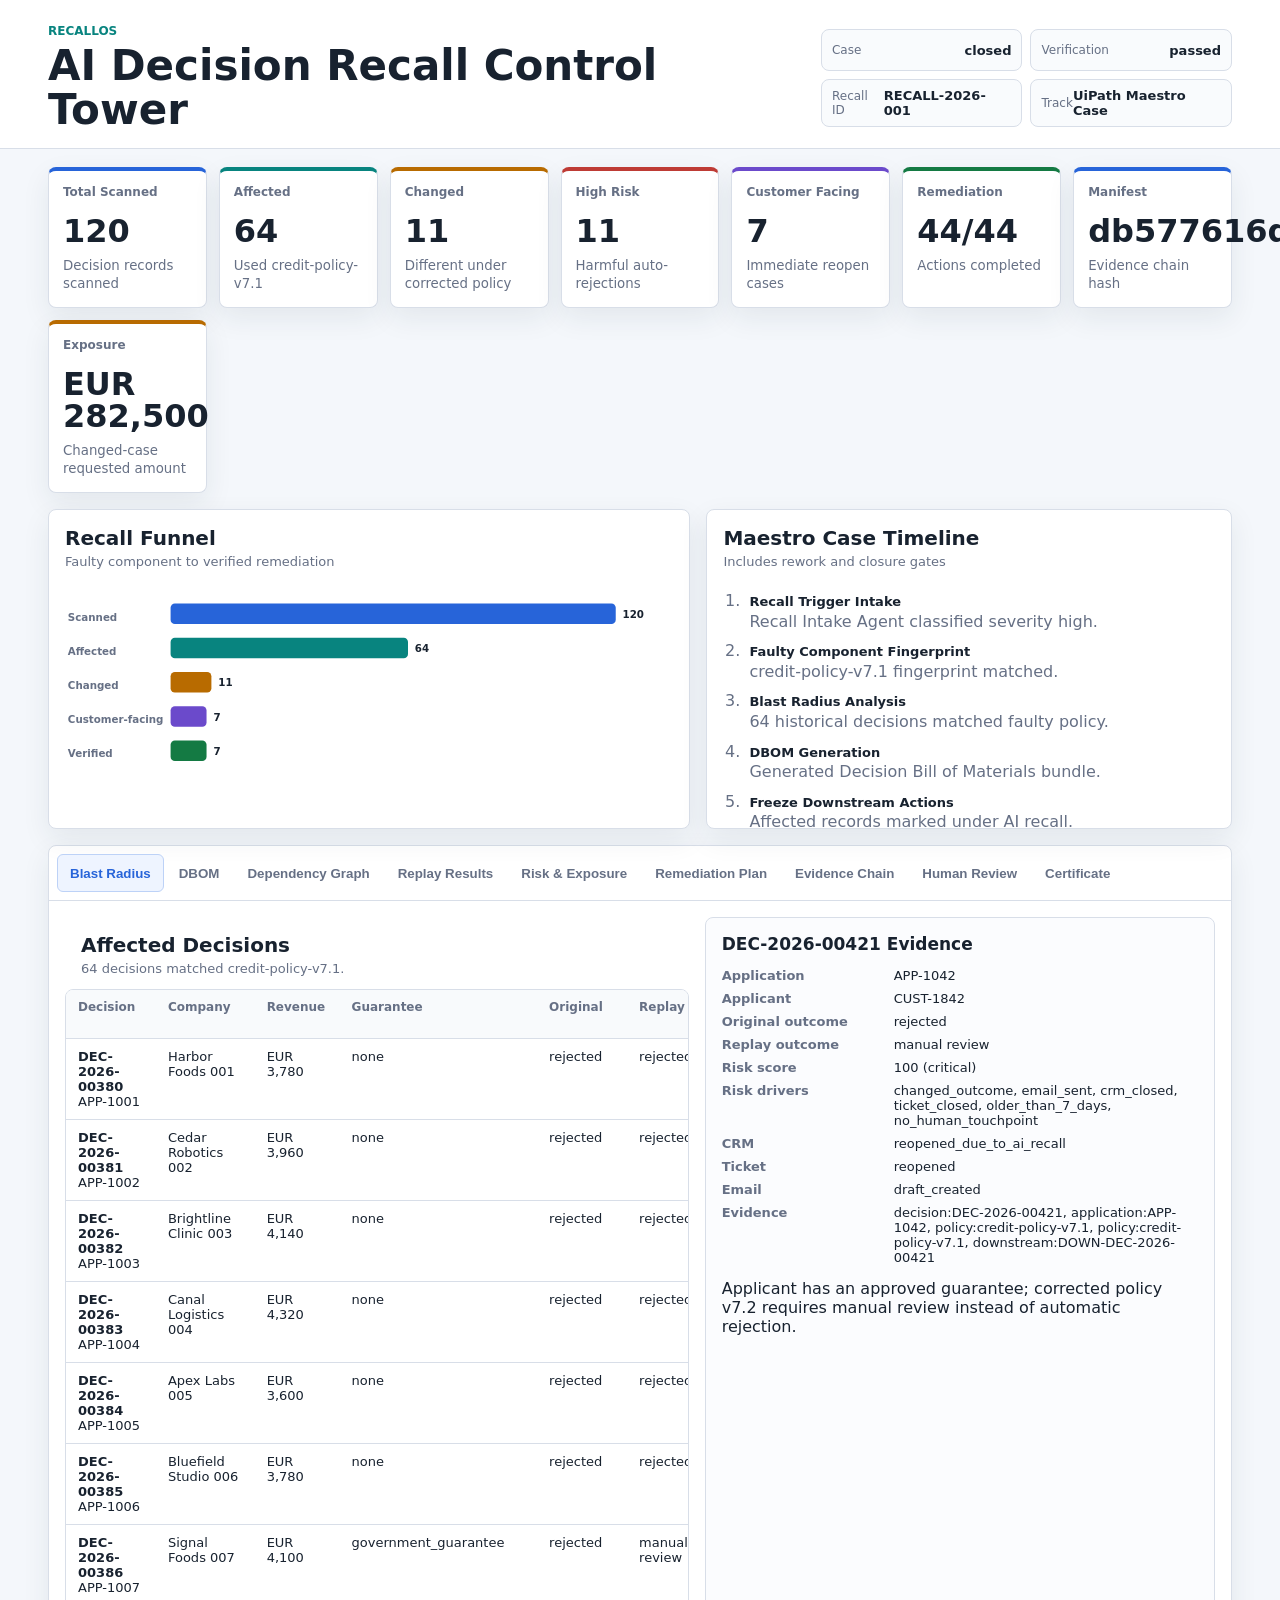
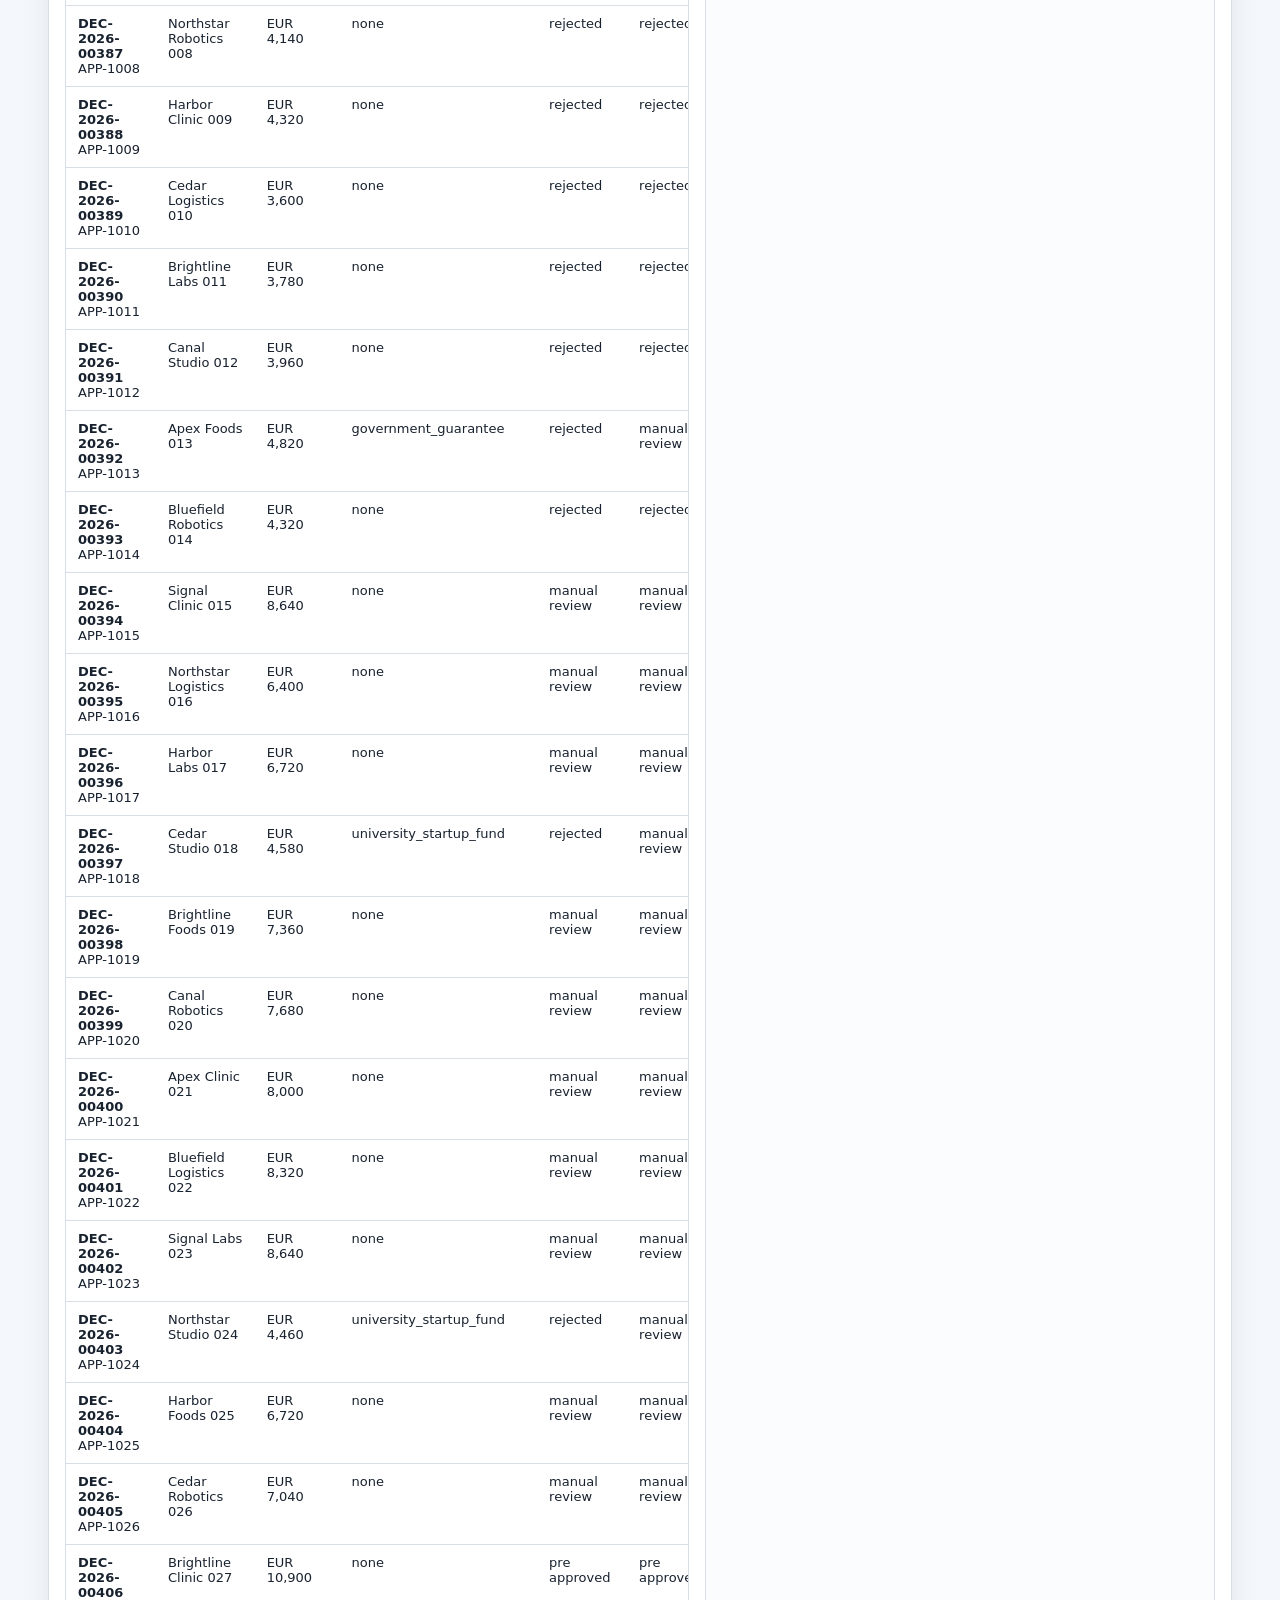
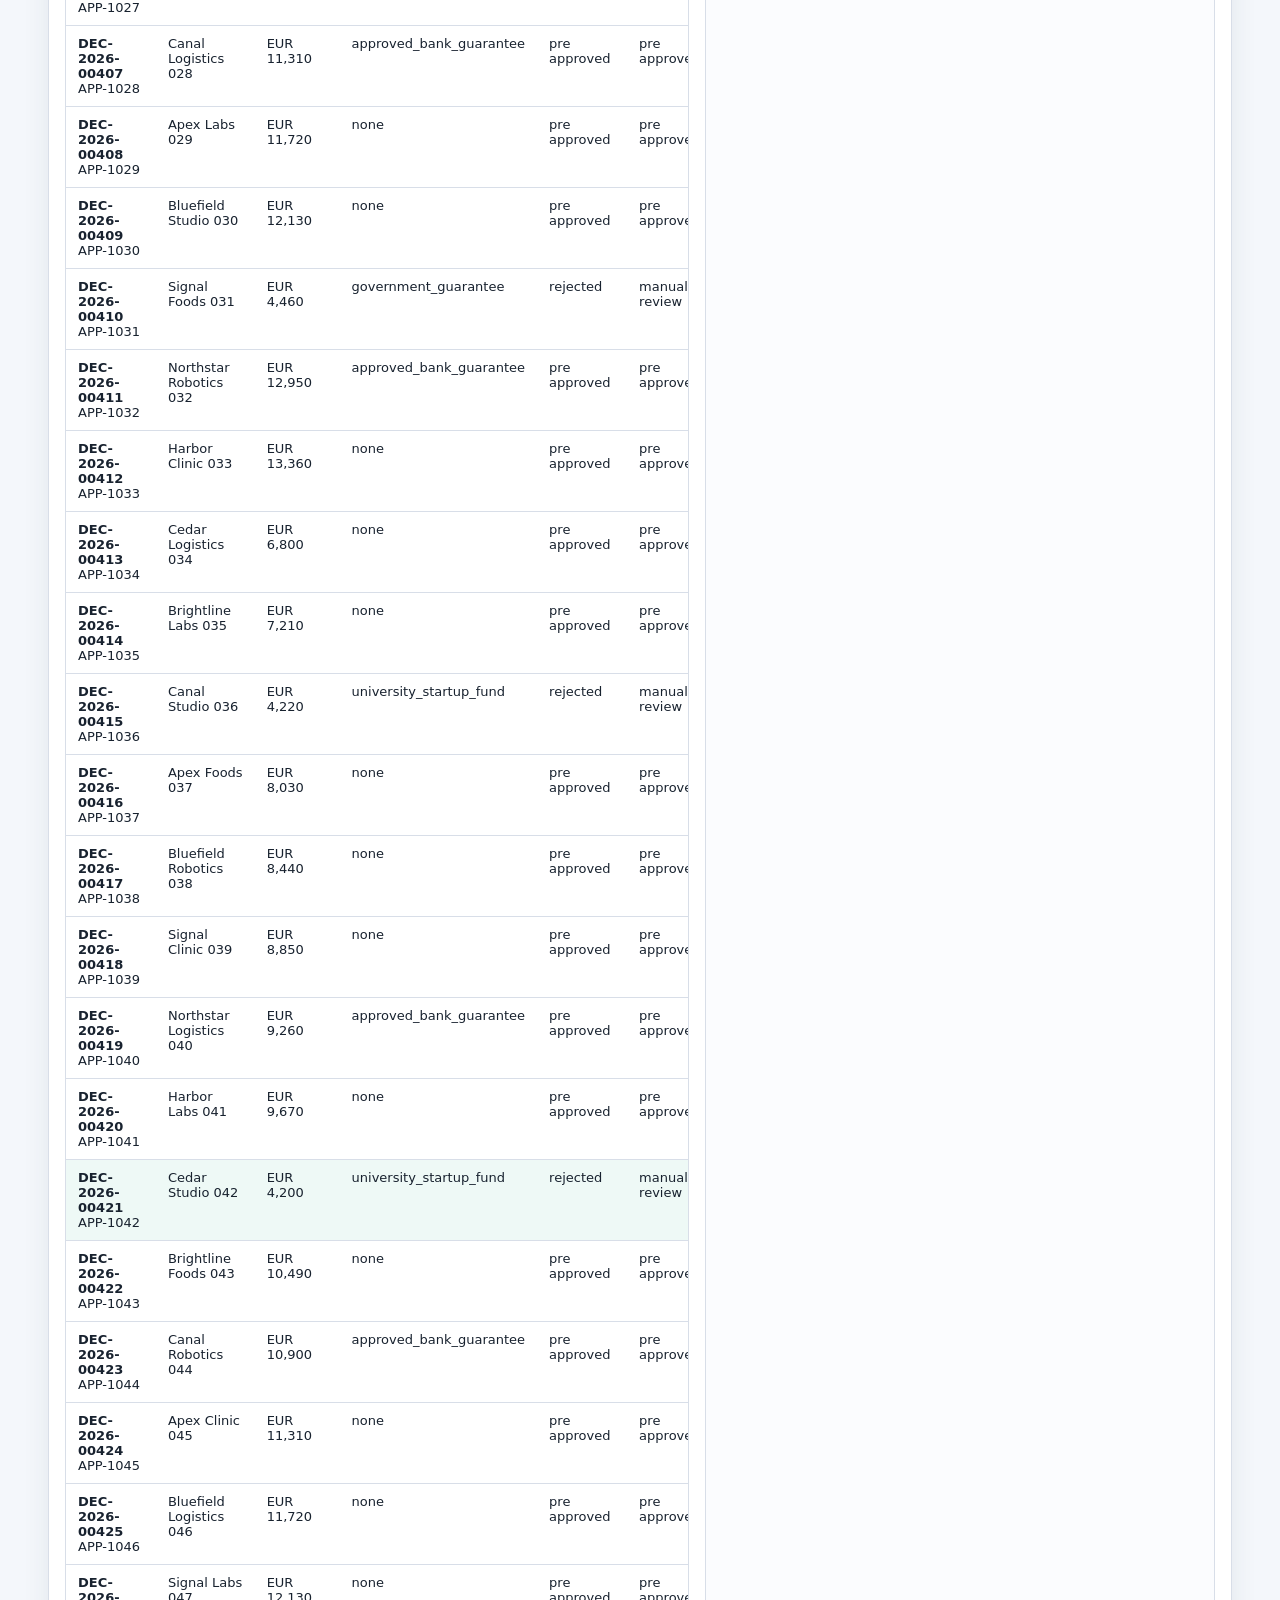
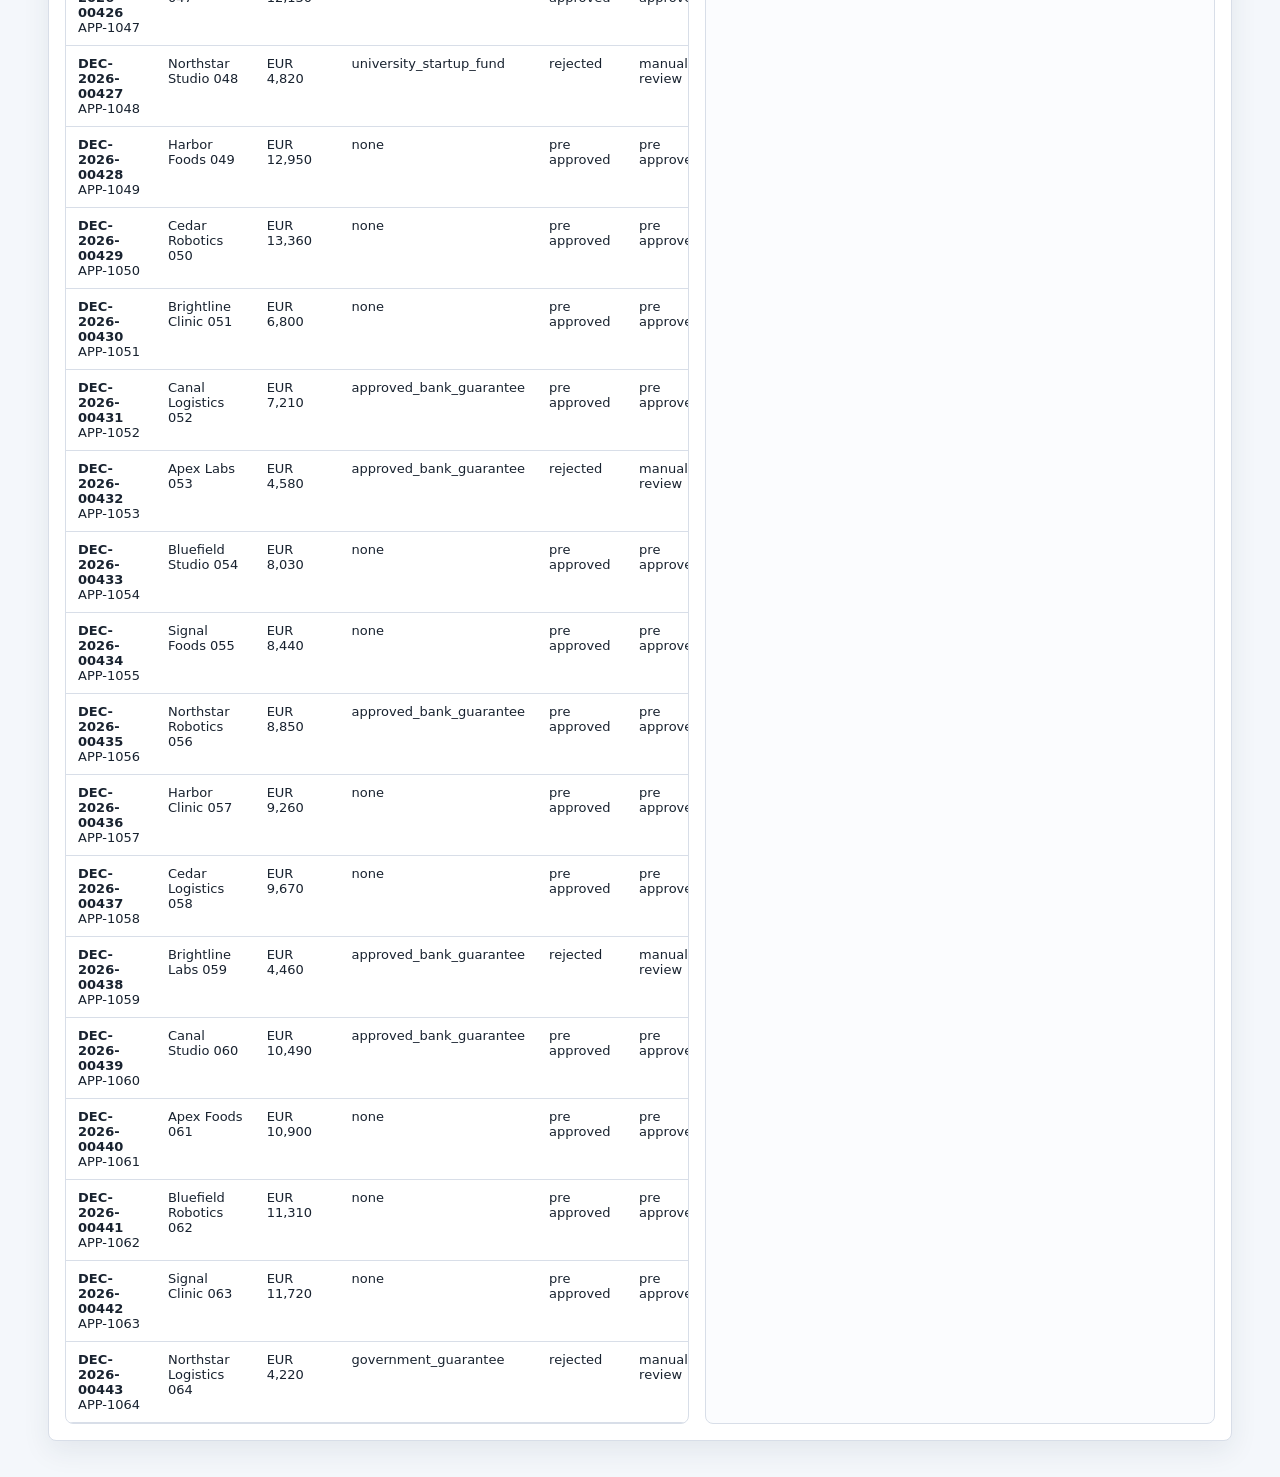
<file: app/index.html>
<!doctype html>
<html lang="en">
  <head>
    <meta charset="utf-8" />
    <meta name="viewport" content="width=device-width, initial-scale=1" />
    <title>RecallOS Control Tower</title>
    <link rel="stylesheet" href="./styles.css" />
  </head>
  <body>
    <header class="shell-header">
      <div>
        <p class="eyebrow">RecallOS</p>
        <h1>AI Decision Recall Control Tower</h1>
      </div>
      <div class="status-strip" id="status-strip"></div>
    </header>

    <main>
      <section class="metric-grid" id="metric-grid" aria-label="Recall metrics"></section>

      <section class="overview-band">
        <div class="chart-wrap">
          <div class="section-head">
            <h2>Recall Funnel</h2>
            <p>Faulty component to verified remediation</p>
          </div>
          <div id="funnel-chart" class="funnel-chart"></div>
        </div>
        <div class="timeline-wrap">
          <div class="section-head">
            <h2>Maestro Case Timeline</h2>
            <p>Includes rework and closure gates</p>
          </div>
          <ol id="timeline" class="timeline"></ol>
        </div>
      </section>

      <section class="workspace">
        <nav class="tabs" id="tabs" aria-label="Recall views"></nav>
        <section id="view" class="view" aria-live="polite"></section>
      </section>
    </main>

    <script src="./data.js"></script>
    <script src="./app.js"></script>
  </body>
</html>
</file>
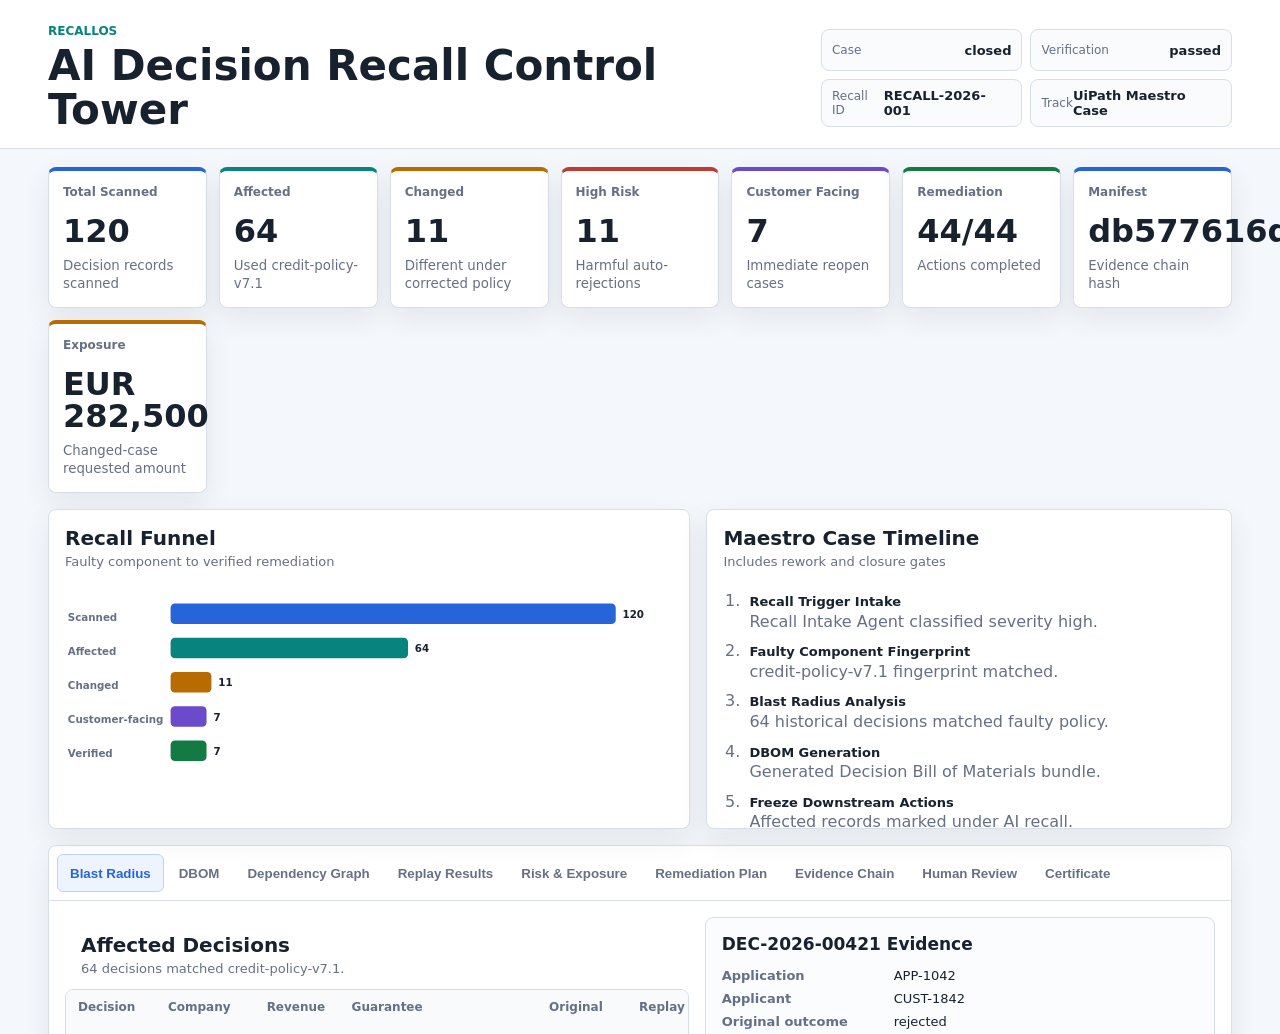
<file: docs/index.html>
<!doctype html>
<html lang="en">
  <head>
    <meta charset="utf-8">
    <meta name="viewport" content="width=device-width, initial-scale=1">
    <meta http-equiv="refresh" content="0; url=./control-tower/">
    <title>RecallOS Demo</title>
  </head>
  <body>
    <p><a href="./control-tower/">Open RecallOS Control Tower</a></p>
  </body>
</html>
</file>
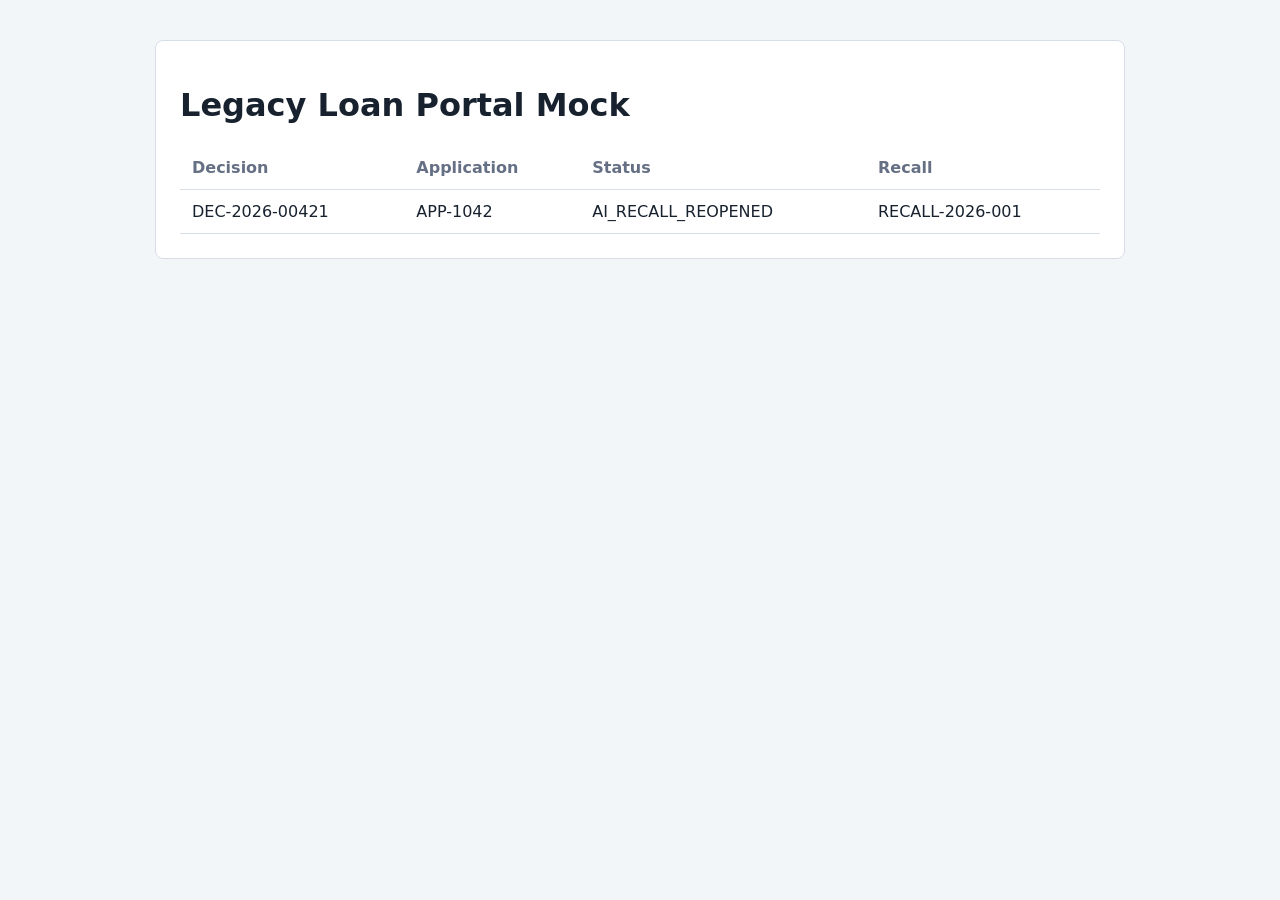
<file: robots/legacy-loan-portal/portal.html>
<!doctype html>
<html lang="en">
  <head>
    <meta charset="utf-8" />
    <meta name="viewport" content="width=device-width, initial-scale=1" />
    <title>Legacy Loan Portal Mock</title>
    <style>
      body {
        margin: 0;
        font-family: system-ui, sans-serif;
        background: #f3f6f9;
        color: #18222f;
      }
      main {
        max-width: 920px;
        margin: 40px auto;
        padding: 24px;
        background: #fff;
        border: 1px solid #d8dee8;
        border-radius: 8px;
      }
      table {
        width: 100%;
        border-collapse: collapse;
      }
      th,
      td {
        padding: 12px;
        border-bottom: 1px solid #d8dee8;
        text-align: left;
      }
      th {
        color: #667085;
      }
    </style>
  </head>
  <body>
    <main>
      <h1>Legacy Loan Portal Mock</h1>
      <table>
        <thead>
          <tr>
            <th>Decision</th>
            <th>Application</th>
            <th>Status</th>
            <th>Recall</th>
          </tr>
        </thead>
        <tbody>
          <tr>
            <td>DEC-2026-00421</td>
            <td>APP-1042</td>
            <td>AI_RECALL_REOPENED</td>
            <td>RECALL-2026-001</td>
          </tr>
        </tbody>
      </table>
    </main>
  </body>
</html>
</file>
<file: app/styles.css>
:root {
  color-scheme: light;
  --ink: #18222f;
  --muted: #667085;
  --line: #d8dee8;
  --panel: #ffffff;
  --surface: #f4f7fb;
  --blue: #2764d9;
  --teal: #08847f;
  --amber: #b86b00;
  --red: #be3b35;
  --green: #147a43;
  --violet: #6b4acb;
  --shadow: 0 10px 28px rgba(31, 45, 61, 0.08);
}

* {
  box-sizing: border-box;
}

body {
  margin: 0;
  min-width: 320px;
  background: var(--surface);
  color: var(--ink);
  font-family: Inter, ui-sans-serif, system-ui, -apple-system, BlinkMacSystemFont, "Segoe UI", sans-serif;
}

.shell-header {
  display: flex;
  align-items: center;
  justify-content: space-between;
  gap: 24px;
  padding: 24px clamp(18px, 4vw, 48px) 16px;
  background: #ffffff;
  border-bottom: 1px solid var(--line);
}

.eyebrow {
  margin: 0 0 6px;
  color: var(--teal);
  font-size: 12px;
  font-weight: 800;
  letter-spacing: 0;
  text-transform: uppercase;
}

h1,
h2,
h3,
p {
  margin-top: 0;
}

h1 {
  margin-bottom: 0;
  font-size: clamp(28px, 4vw, 42px);
  line-height: 1.05;
  letter-spacing: 0;
}

h2 {
  margin-bottom: 4px;
  font-size: 20px;
  letter-spacing: 0;
}

h3 {
  margin-bottom: 8px;
  font-size: 17px;
  letter-spacing: 0;
}

.status-strip {
  display: grid;
  grid-template-columns: repeat(2, minmax(110px, 1fr));
  gap: 8px;
  min-width: min(340px, 100%);
}

.status-chip {
  display: flex;
  align-items: center;
  justify-content: space-between;
  min-height: 42px;
  padding: 8px 10px;
  border: 1px solid var(--line);
  border-radius: 8px;
  background: #f9fbfd;
  font-size: 12px;
  color: var(--muted);
}

.status-chip strong {
  color: var(--ink);
  font-size: 13px;
}

main {
  padding: 18px clamp(14px, 4vw, 48px) 36px;
}

.metric-grid {
  display: grid;
  grid-template-columns: repeat(auto-fit, minmax(145px, 1fr));
  gap: 12px;
  margin-bottom: 16px;
}

.metric {
  min-height: 112px;
  padding: 14px;
  border: 1px solid var(--line);
  border-radius: 8px;
  background: var(--panel);
  box-shadow: var(--shadow);
}

.metric span {
  display: block;
  color: var(--muted);
  font-size: 12px;
  font-weight: 700;
}

.metric strong {
  display: block;
  margin-top: 16px;
  font-size: 32px;
  line-height: 1;
  letter-spacing: 0;
}

.metric small {
  display: block;
  margin-top: 10px;
  color: var(--muted);
  line-height: 1.35;
}

.metric[data-tone="blue"] {
  border-top: 4px solid var(--blue);
}

.metric[data-tone="teal"] {
  border-top: 4px solid var(--teal);
}

.metric[data-tone="amber"] {
  border-top: 4px solid var(--amber);
}

.metric[data-tone="red"] {
  border-top: 4px solid var(--red);
}

.metric[data-tone="green"] {
  border-top: 4px solid var(--green);
}

.metric[data-tone="violet"] {
  border-top: 4px solid var(--violet);
}

.overview-band {
  display: grid;
  grid-template-columns: minmax(280px, 1.1fr) minmax(280px, 0.9fr);
  gap: 16px;
  margin-bottom: 16px;
}

.chart-wrap,
.timeline-wrap,
.workspace,
.view-panel {
  border: 1px solid var(--line);
  border-radius: 8px;
  background: var(--panel);
  box-shadow: var(--shadow);
}

.section-head {
  padding: 16px 16px 0;
}

.section-head p {
  color: var(--muted);
  font-size: 13px;
}

.funnel-chart {
  min-height: 230px;
  padding: 6px 12px 16px;
}

.timeline {
  display: grid;
  gap: 8px;
  max-height: 246px;
  margin: 0;
  padding: 8px 16px 16px 38px;
  overflow: auto;
}

.timeline li {
  padding-left: 4px;
  color: var(--muted);
  line-height: 1.35;
}

.timeline strong {
  display: block;
  color: var(--ink);
  font-size: 13px;
}

.timeline .failed strong,
.timeline .re-entered strong,
.timeline .rerun strong,
.timeline .rework strong {
  color: var(--amber);
}

.timeline .failed strong {
  color: var(--red);
}

.timeline .rerun strong {
  color: var(--blue);
}

.workspace {
  overflow: hidden;
}

.tabs {
  display: flex;
  gap: 2px;
  padding: 8px;
  border-bottom: 1px solid var(--line);
  overflow-x: auto;
}

.tab {
  min-height: 38px;
  padding: 8px 12px;
  border: 1px solid transparent;
  border-radius: 6px;
  background: transparent;
  color: var(--muted);
  font-weight: 750;
  white-space: nowrap;
  cursor: pointer;
}

.tab[aria-selected="true"] {
  border-color: #bdd2f7;
  background: #eef4ff;
  color: var(--blue);
}

.view {
  min-height: 520px;
  padding: 16px;
}

.split {
  display: grid;
  grid-template-columns: minmax(340px, 1.1fr) minmax(300px, 0.9fr);
  gap: 16px;
}

.table-wrap {
  overflow: auto;
  border: 1px solid var(--line);
  border-radius: 8px;
}

table {
  width: 100%;
  min-width: 720px;
  border-collapse: collapse;
  font-size: 13px;
}

th,
td {
  padding: 10px 12px;
  border-bottom: 1px solid var(--line);
  text-align: left;
  vertical-align: top;
}

th {
  position: sticky;
  top: 0;
  background: #f8fafc;
  color: var(--muted);
  font-size: 12px;
  z-index: 1;
}

tr[data-selected="true"] {
  background: #eef9f6;
}

tbody tr {
  cursor: pointer;
}

.pill {
  display: inline-flex;
  align-items: center;
  min-height: 24px;
  padding: 3px 8px;
  border-radius: 999px;
  background: #f1f4f8;
  color: var(--ink);
  font-size: 12px;
  font-weight: 750;
}

.pill.high {
  background: #fff0ed;
  color: var(--red);
}

.pill.critical {
  background: #fff0ed;
  color: var(--red);
}

.pill.medium {
  background: #fff8e8;
  color: var(--amber);
}

.pill.low {
  background: #eef6f2;
  color: var(--green);
}

code {
  font-family: "SFMono-Regular", Consolas, monospace;
  font-size: 12px;
  overflow-wrap: anywhere;
}

.muted-note {
  margin: 14px 0;
  color: var(--muted);
  font-size: 13px;
  line-height: 1.45;
}

.detail {
  min-height: 420px;
  padding: 16px;
  border: 1px solid var(--line);
  border-radius: 8px;
  background: #fbfcfe;
}

.kv {
  display: grid;
  grid-template-columns: 160px 1fr;
  gap: 8px 12px;
  margin: 14px 0;
  font-size: 13px;
}

.kv dt {
  color: var(--muted);
  font-weight: 750;
}

.kv dd {
  margin: 0;
  overflow-wrap: anywhere;
}

.dbom-graph {
  width: 100%;
  height: 250px;
  margin-top: 12px;
  border: 1px solid var(--line);
  border-radius: 8px;
  background: #ffffff;
}

.dependency-graph {
  width: 100%;
  min-height: 260px;
  margin-top: 12px;
  border: 1px solid var(--line);
  border-radius: 8px;
  background: #ffffff;
}

.action-grid {
  display: grid;
  grid-template-columns: repeat(6, minmax(120px, 1fr));
  gap: 10px;
  margin-bottom: 16px;
}

.action-stat {
  padding: 12px;
  border: 1px solid var(--line);
  border-radius: 8px;
  background: #fbfcfe;
}

.action-stat strong {
  display: block;
  margin-top: 6px;
  font-size: 24px;
}

.certificate {
  max-height: 560px;
  overflow: auto;
  padding: 18px;
  border: 1px solid var(--line);
  border-radius: 8px;
  background: #fcfcfd;
  line-height: 1.5;
}

.certificate h1 {
  font-size: 28px;
}

.certificate h2 {
  margin-top: 22px;
  padding-top: 14px;
  border-top: 1px solid var(--line);
}

@media (max-width: 1080px) {
  .metric-grid,
  .action-grid {
    grid-template-columns: repeat(3, minmax(150px, 1fr));
  }

  .overview-band,
  .split {
    grid-template-columns: 1fr;
  }
}

@media (max-width: 680px) {
  .shell-header {
    align-items: flex-start;
    flex-direction: column;
  }

  .status-strip,
  .metric-grid,
  .action-grid {
    grid-template-columns: 1fr 1fr;
    width: 100%;
  }

  .metric strong {
    font-size: 26px;
  }

  .view {
    padding: 10px;
  }
}

@media (max-width: 460px) {
  .metric-grid,
  .action-grid,
  .status-strip {
    grid-template-columns: 1fr;
  }

  .kv {
    grid-template-columns: 1fr;
  }
}
</file>
